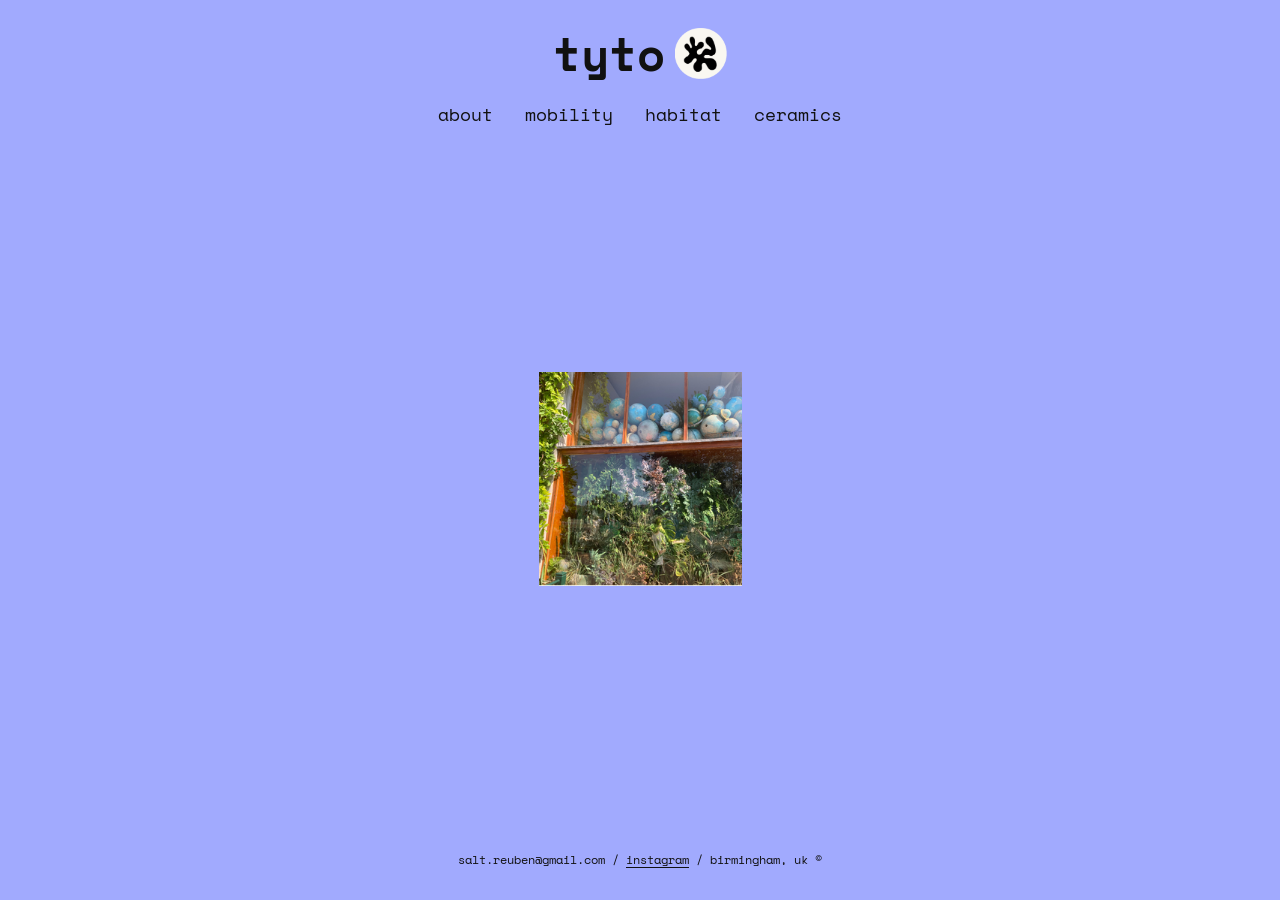
<file: index.html>
<!DOCTYPE html>
<html lang="en">
<head>
  <meta charset="utf-8">
  <meta name="viewport" content="width=device-width, initial-scale=1">
  <title>tyto</title>
  <link rel="preconnect" href="https://fonts.googleapis.com">
  <link rel="preconnect" href="https://fonts.gstatic.com" crossorigin>
  <link href="https://fonts.googleapis.com/css2?family=Space+Mono:ital,wght@0,400;0,700;1,400;1,700&display=swap" rel="stylesheet">
  <link rel="stylesheet" href="css/base.css">
  <link rel="stylesheet" href="css/home.css">
</head>
<body>
  <header class="site-header">
    <a class="brand" href="index.html">tyto<img src="static/mark.png" alt=""></a>
    <nav class="site-nav">
      <a href="about.html">about</a>
      <a href="mobility.html?v=2">mobility</a>
      <a href="habitat.html">habitat</a>
      <a href="ceramics.html">ceramics</a>
    </nav>
  </header>
  <main class="home">
    <img src="static/homepage.png" alt="Globes and plants in a window">
  </main>
  <footer class="site-footer">
    salt.reuben@gmail.com /
    <a href="https://www.instagram.com/tyto.habitat" target="_blank" rel="noopener">instagram</a>
    / birmingham, uk ©
  </footer>
</body>
</html>
</file>
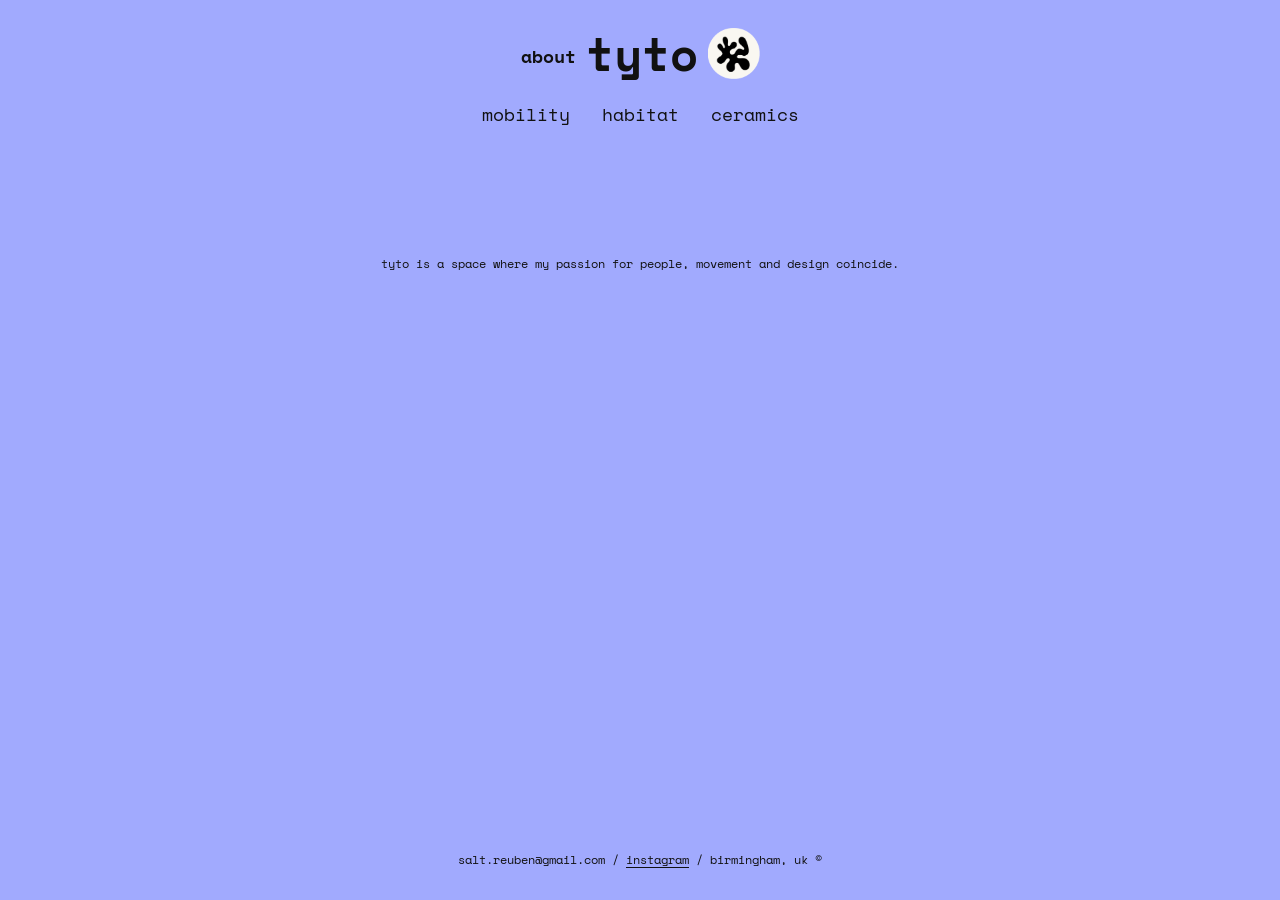
<file: about.html>
<!DOCTYPE html>
<html lang="en">
<head>
  <meta charset="utf-8">
  <meta name="viewport" content="width=device-width, initial-scale=1">
  <title>tyto — about</title>
  <link rel="preconnect" href="https://fonts.googleapis.com">
  <link rel="preconnect" href="https://fonts.gstatic.com" crossorigin>
  <link href="https://fonts.googleapis.com/css2?family=Space+Mono:ital,wght@0,400;0,700;1,400;1,700&display=swap" rel="stylesheet">
  <link rel="stylesheet" href="css/base.css">
  <link rel="stylesheet" href="css/pages.css">
</head>
<body>
  <header class="site-header">
    <a class="brand" href="index.html"><span class="page">about</span>tyto<img src="static/mark.png" alt=""></a>
    <nav class="site-nav">
      <a href="mobility.html?v=2">mobility</a>
      <a href="habitat.html">habitat</a>
      <a href="ceramics.html">ceramics</a>
    </nav>
  </header>
  <main class="sheet about">
    <p class="lede">tyto is a space where my passion for people, movement and design coincide.</p>
  </main>
  <footer class="site-footer">
    salt.reuben@gmail.com /
    <a href="https://www.instagram.com/tyto.habitat" target="_blank" rel="noopener">instagram</a>
    / birmingham, uk ©
  </footer>
</body>
</html>
</file>
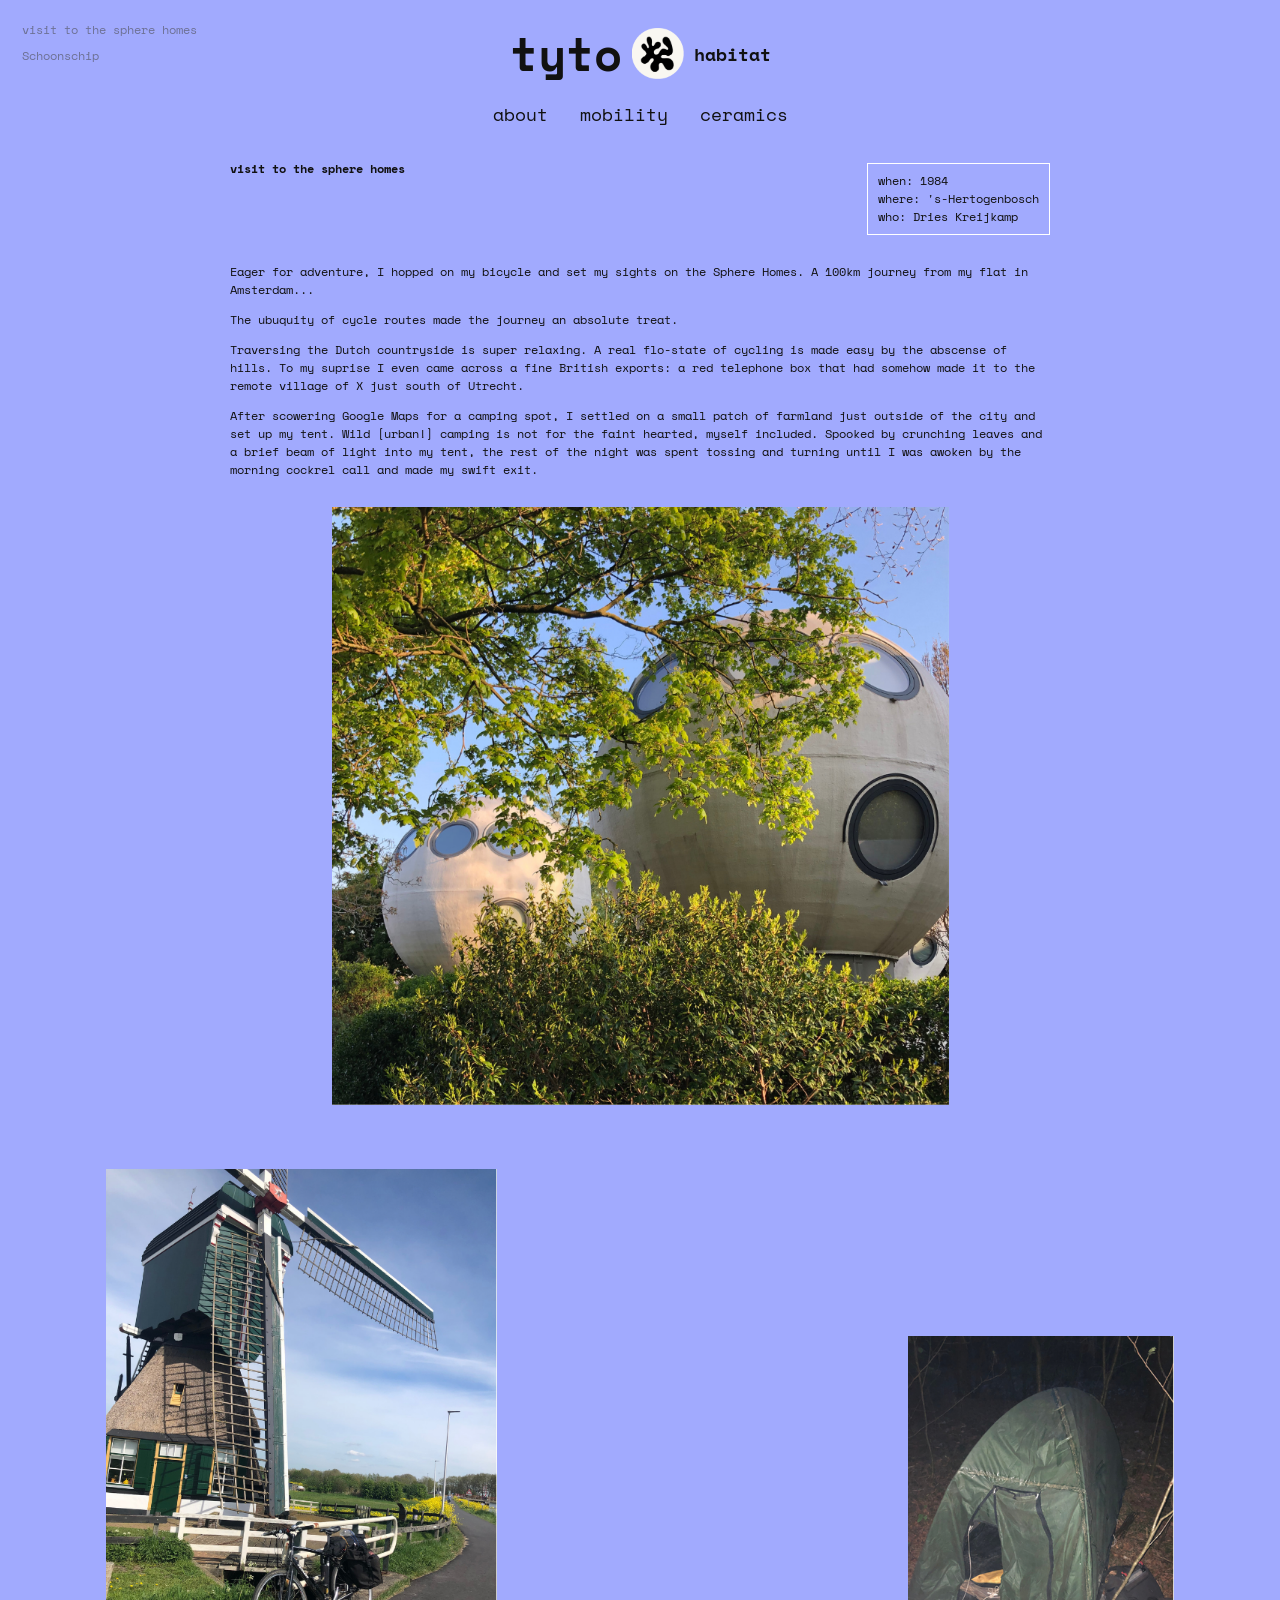
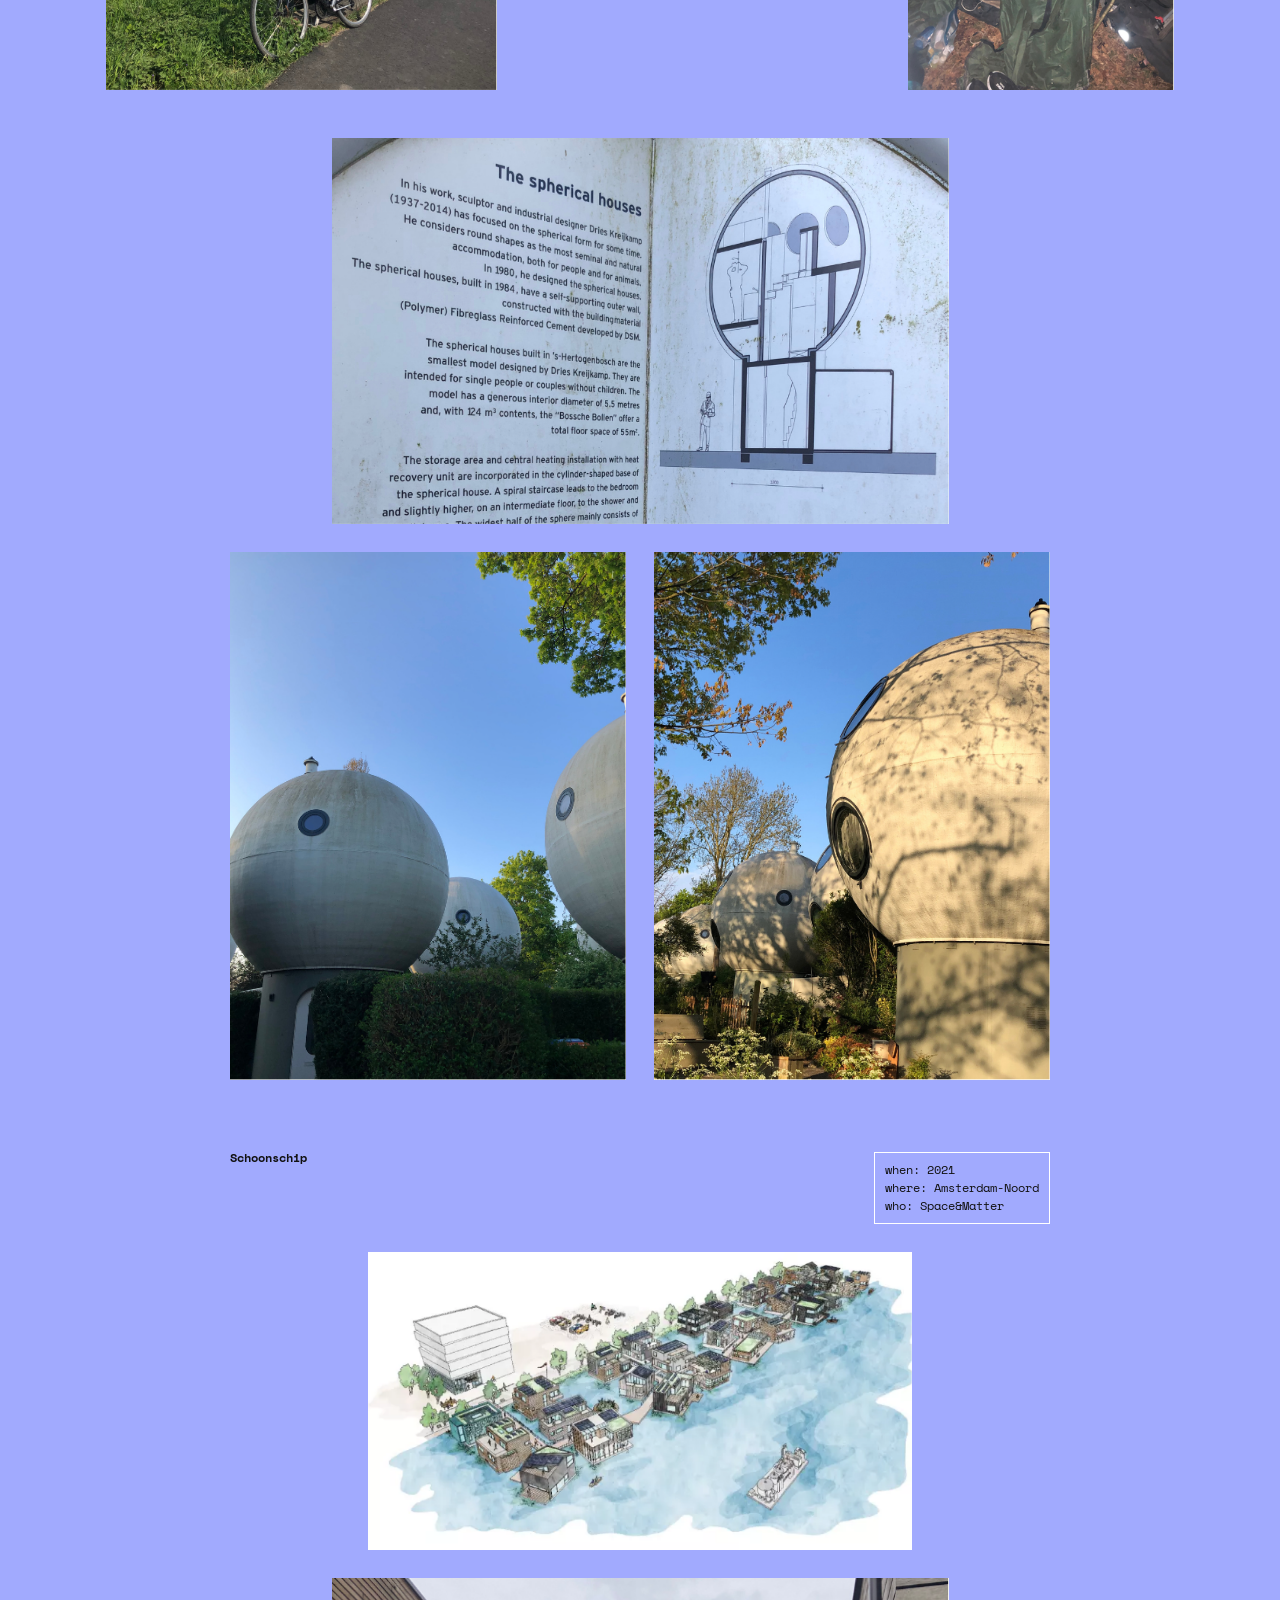
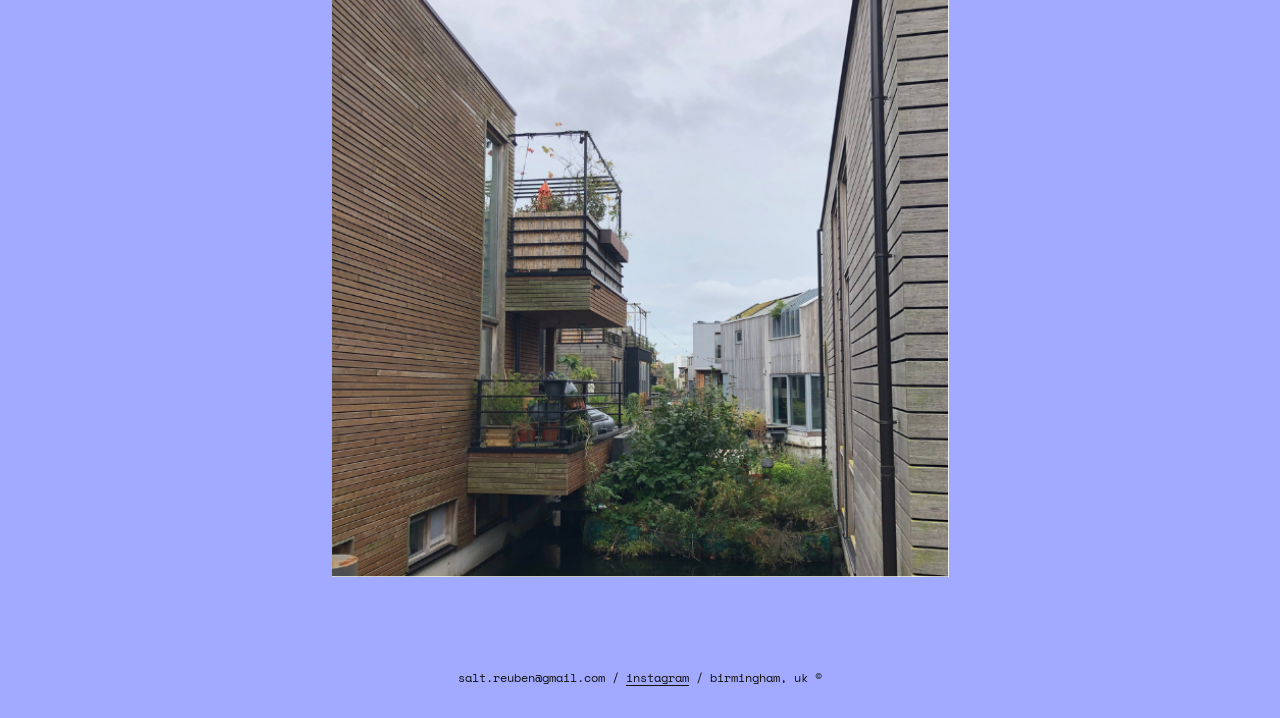
<file: habitat.html>
<!DOCTYPE html>
<html lang="en">
<head>
  <meta charset="utf-8">
  <meta name="viewport" content="width=device-width, initial-scale=1">
  <title>tyto — habitat</title>
  <link rel="preconnect" href="https://fonts.googleapis.com">
  <link rel="preconnect" href="https://fonts.gstatic.com" crossorigin>
  <link href="https://fonts.googleapis.com/css2?family=Space+Mono:ital,wght@0,400;0,700;1,400;1,700&display=swap" rel="stylesheet">
  <link rel="stylesheet" href="css/base.css">
  <link rel="stylesheet" href="css/pages.css">
</head>
<body>
  <header class="site-header">
    <a class="brand" href="index.html">tyto<img src="static/mark.png" alt=""><span class="page">habitat</span></a>
    <nav class="site-nav">
      <a href="about.html">about</a>
      <a href="mobility.html?v=2">mobility</a>
      <a href="ceramics.html">ceramics</a>
    </nav>
  </header>

  <nav class="section-nav" aria-label="Sections">
    <a href="#sphere-homes">visit to the sphere homes</a>
    <a href="#schoonschip">Schoonschip</a>
  </nav>

  <main class="habitat">
    <article class="sheet section" id="sphere-homes">
      <header class="piece">
        <h2>visit to the sphere homes</h2>
        <div class="facts">
          <div>when: 1984</div>
          <div>where: 's-Hertogenbosch</div>
          <div>who: Dries Kreijkamp</div>
        </div>
      </header>
      <div class="prose">
        <p>Eager for adventure, I hopped on my bicycle and set my sights on the Sphere Homes. A 100km journey from my flat in Amsterdam...</p>
        <p>The ubuquity of cycle routes made the journey an absolute treat.</p>
        <p>Traversing the Dutch countryside is super relaxing. A real flo-state of cycling is made easy by the abscense of hills. To my suprise I even came across a fine British exports: a red telephone box that had somehow made it to the remote village of X just south of Utrecht.</p>
        <p>After scowering Google Maps for a camping spot, I settled on a small patch of farmland just outside of the city and set up my tent. Wild [urban!] camping is not for the faint hearted, myself included. Spooked by crunching leaves and a brief beam of light into my tent, the rest of the night was spent tossing and turning until I was awoken by the morning cockrel call and made my swift exit.</p>
      </div>
      <figure class="wide">
        <img src="static/spherehouses.png" alt="Sphere homes seen through trees">
      </figure>
    </article>

    <div class="spread">
      <img src="static/bikewindmill.png" alt="Bicycle beside a windmill">
      <img src="static/tentage.png" alt="Tent pitched at night">
    </div>

    <div class="sheet">
      <figure class="wide">
        <img src="static/spherehousedesc.png" alt="Plaque describing the spherical houses">
      </figure>
      <div class="pair">
        <figure>
          <img src="static/spherehouses2.png" alt="Sphere homes against a blue sky">
        </figure>
        <figure>
          <img src="static/spherehouses3.png" alt="">
        </figure>
      </div>

      <article class="section" id="schoonschip">
        <header class="piece">
          <h2>Schoonschip</h2>
          <div class="facts">
            <div>when: 2021</div>
            <div>where: Amsterdam-Noord</div>
            <div>who: Space&amp;Matter</div>
          </div>
        </header>
        <figure class="drawing">
          <img src="static/schoonschip.png" alt="Illustrated plan of Schoonschip">
        </figure>
        <figure class="wide">
          <img src="static/schoon2.png" alt="Wooden houses along a planted canal">
        </figure>
      </article>
    </div>
  </main>

  <footer class="site-footer">
    salt.reuben@gmail.com /
    <a href="https://www.instagram.com/tyto.habitat" target="_blank" rel="noopener">instagram</a>
    / birmingham, uk ©
  </footer>
</body>
</html>
</file>
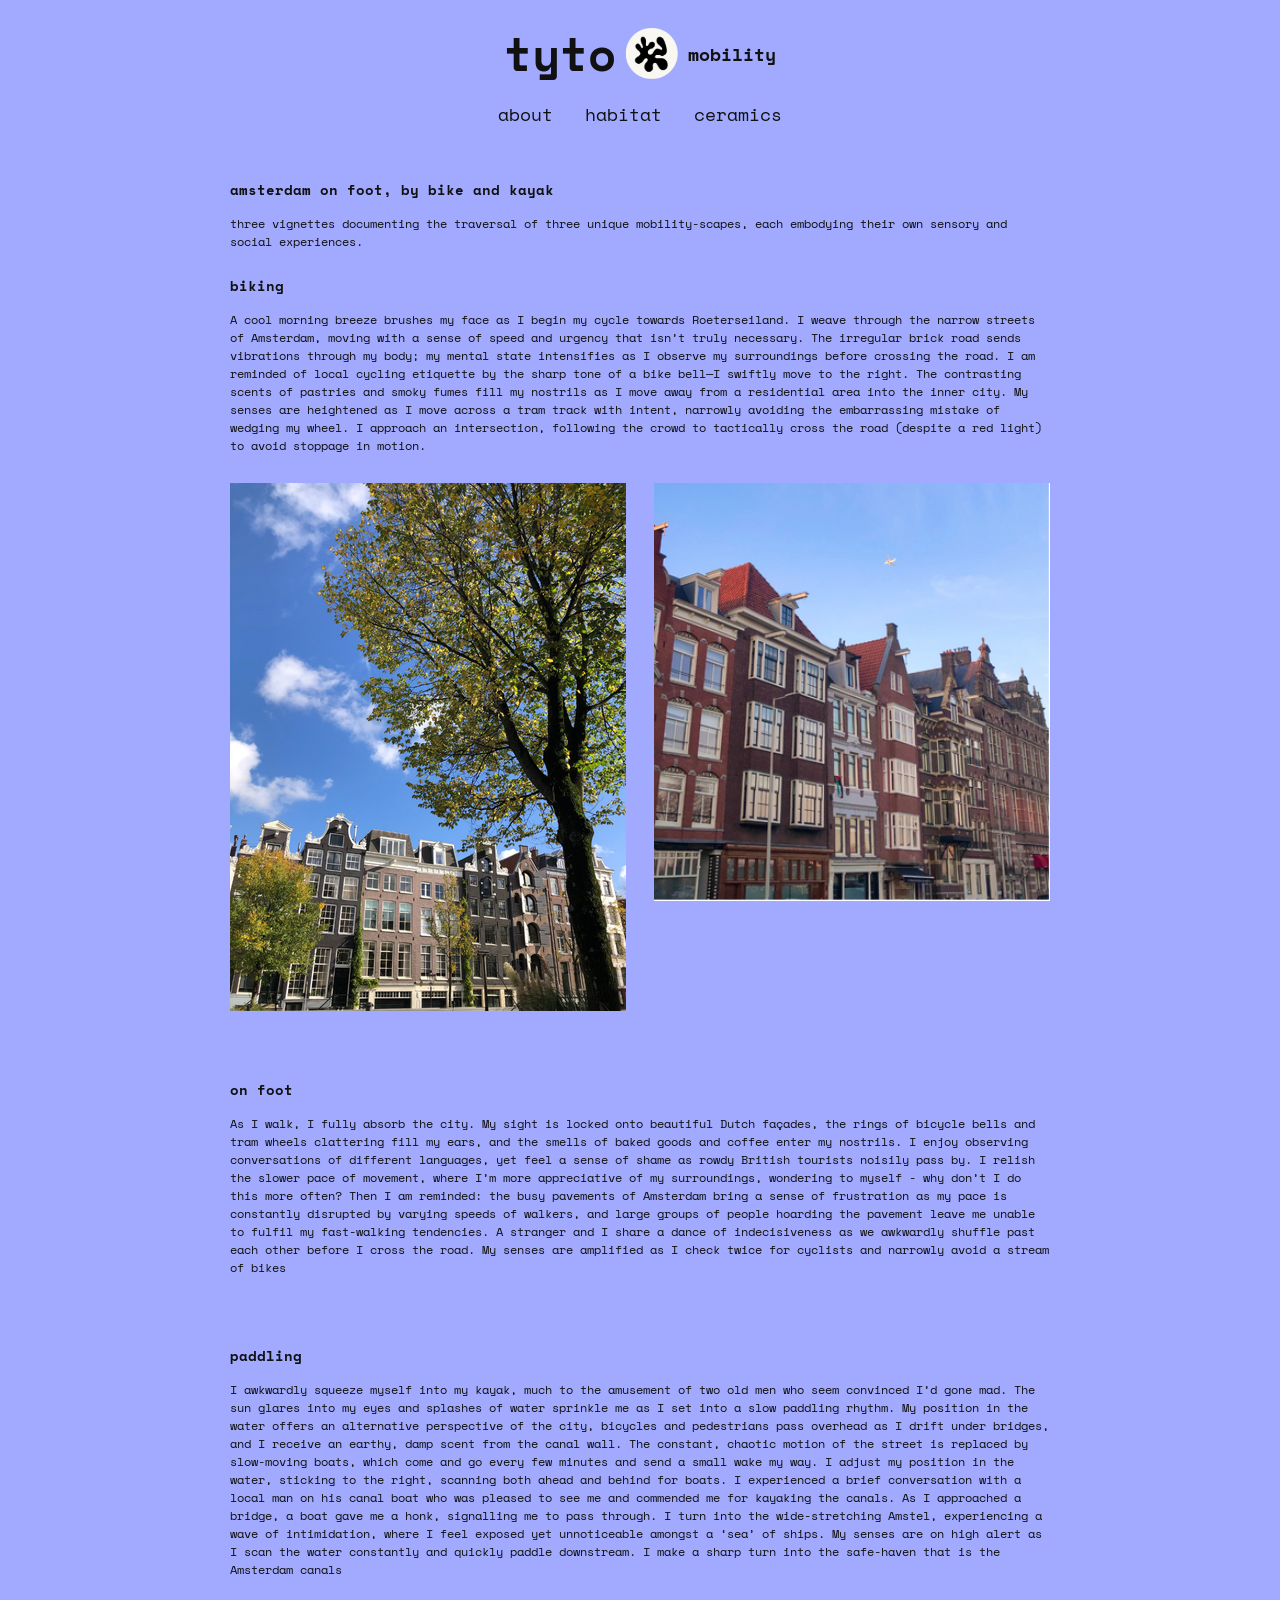
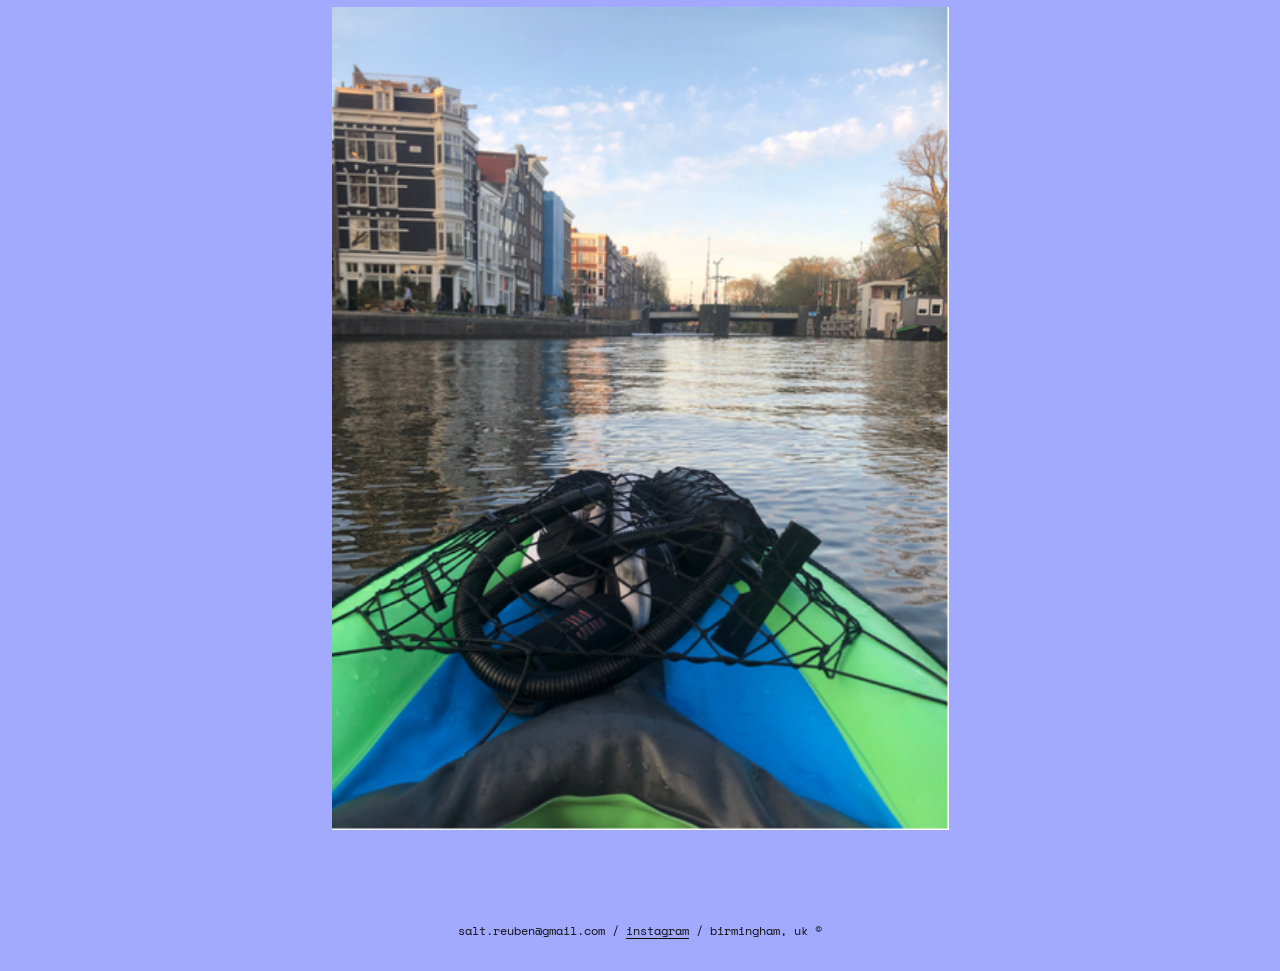
<file: mobility.html>
<!DOCTYPE html>
<html lang="en">
<head>
  <meta charset="utf-8">
  <meta name="viewport" content="width=device-width, initial-scale=1">
  <title>tyto — mobility</title>
  <link rel="preconnect" href="https://fonts.googleapis.com">
  <link rel="preconnect" href="https://fonts.gstatic.com" crossorigin>
  <link href="https://fonts.googleapis.com/css2?family=Space+Mono:ital,wght@0,400;0,700;1,400;1,700&display=swap" rel="stylesheet">
  <meta http-equiv="Cache-Control" content="no-store">
  <link rel="stylesheet" href="css/base.css?v=2">
  <link rel="stylesheet" href="css/pages.css?v=2">
</head>
<body>
  <header class="site-header">
    <a class="brand" href="index.html">tyto<img src="static/mark.png" alt=""><span class="page">mobility</span></a>
    <nav class="site-nav">
      <a href="about.html">about</a>
      <a href="habitat.html">habitat</a>
      <a href="ceramics.html">ceramics</a>
    </nav>
  </header>
  <main class="sheet mobility">
    <h1 class="page-title">amsterdam on foot, by bike and kayak</h1>
    <p class="lede">three vignettes documenting the traversal of three unique mobility-scapes, each embodying their own sensory and social experiences.</p>

    <section class="section" id="biking">
      <h2>biking</h2>
      <p>A cool morning breeze brushes my face as I begin my cycle towards Roeterseiland. I weave through the narrow streets of Amsterdam, moving with a sense of speed and urgency that isn’t truly necessary. The irregular brick road sends vibrations through my body; my mental state intensifies as I observe my surroundings before crossing the road. I am reminded of local cycling etiquette by the sharp tone of a bike bell—I swiftly move to the right. The contrasting scents of pastries and smoky fumes fill my nostrils as I move away from a residential area into the inner city. My senses are heightened as I move across a tram track with intent, narrowly avoiding the embarrassing mistake of wedging my wheel. I approach an intersection, following the crowd to tactically cross the road (despite a red light) to avoid stoppage in motion.</p>
      <div class="pair">
        <figure>
          <img src="static/amsterdam1.png" alt="Canal houses and a tree in Amsterdam">
        </figure>
        <figure>
          <img src="static/amsterdam2.png" alt="Amsterdam canal houses">
        </figure>
      </div>
    </section>

    <section class="section" id="on-foot">
      <h2>on foot</h2>
      <p>As I walk, I fully absorb the city. My sight is locked onto beautiful Dutch façades, the rings of bicycle bells and tram wheels clattering fill my ears, and the smells of baked goods and coffee enter my nostrils. I enjoy observing conversations of different languages, yet feel a sense of shame as rowdy British tourists noisily pass by. I relish the slower pace of movement, where I’m more appreciative of my surroundings, wondering to myself - why don’t I do this more often? Then I am reminded: the busy pavements of Amsterdam bring a sense of frustration as my pace is constantly disrupted by varying speeds of walkers, and large groups of people hoarding the pavement leave me unable to fulfil my fast-walking tendencies. A stranger and I share a dance of indecisiveness as we awkwardly shuffle past each other before I cross the road. My senses are amplified as I check twice for cyclists and narrowly avoid a stream of bikes</p>
    </section>

    <section class="section" id="paddling">
      <h2>paddling</h2>
      <p>I awkwardly squeeze myself into my kayak, much to the amusement of two old men who seem convinced I’d gone mad. The sun glares into my eyes and splashes of water sprinkle me as I set into a slow paddling rhythm. My position in the water offers an alternative perspective of the city, bicycles and pedestrians pass overhead as I drift under bridges, and I receive an earthy, damp scent from the canal wall. The constant, chaotic motion of the street is replaced by slow-moving boats, which come and go every few minutes and send a small wake my way. I adjust my position in the water, sticking to the right, scanning both ahead and behind for boats. I experienced a brief conversation with a local man on his canal boat who was pleased to see me and commended me for kayaking the canals. As I approached a bridge, a boat gave me a honk, signalling me to pass through. I turn into the wide-stretching Amstel, experiencing a wave of intimidation, where I feel exposed yet unnoticeable amongst a ‘sea’ of ships. My senses are on high alert as I scan the water constantly and quickly paddle downstream. I make a sharp turn into the safe-haven that is the Amsterdam canals</p>
      <figure class="wide">
        <img src="static/kayak.png" alt="Looking down a canal from a kayak">
      </figure>
    </section>
  </main>
  <footer class="site-footer">
    salt.reuben@gmail.com /
    <a href="https://www.instagram.com/tyto.habitat" target="_blank" rel="noopener">instagram</a>
    / birmingham, uk ©
  </footer>
</body>
</html>
</file>
<file: css/base.css>
* { box-sizing: border-box; }

html, body {
  margin: 0;
  background: #a1aafe;
  color: #111;
  font-family: "Space Mono", ui-monospace, monospace;
}

body {
  min-height: 100vh;
  display: flex;
  flex-direction: column;
}

main { flex: 1 1 auto; }

a { color: inherit; }

.site-header {
  text-align: center;
  padding: 28px 16px 8px;
}

.brand {
  display: inline-flex;
  align-items: center;
  gap: 10px;
  color: inherit;
  text-decoration: none;
  font-size: 46px;
  font-weight: 700;
  line-height: 1;
}

.brand .page {
  font-size: 18px;
  font-weight: 700;
  line-height: 1;
}

.brand .page:first-child {
  position: relative;
  top: 2px;
}

.brand img {
  width: 52px;
  height: 51px;
  display: block;
}

.site-nav {
  display: flex;
  justify-content: center;
  flex-wrap: nowrap;
  gap: clamp(8px, 3vw, 32px);
  width: 100%;
  margin-top: 22px;
  font-size: clamp(12px, 4.2vw, 18px);
}

.site-nav a {
  text-decoration: none;
  white-space: nowrap;
}

.site-nav a:hover {
  text-decoration: underline;
  text-underline-offset: 6px;
}

.site-footer {
  text-align: center;
  padding: 28px 16px 32px;
  font-size: 12px;
}

.site-footer a {
  text-decoration: underline;
  text-underline-offset: 3px;
}
</file>
<file: css/home.css>
.home {
  display: flex;
  align-items: center;
  justify-content: center;
  padding: 48px 16px;
}

.home img {
  width: min(203px, 70vw);
  height: auto;
  display: block;
}
</file>
<file: css/pages.css>
.sheet {
  width: min(820px, calc(100% - 48px));
  margin: 48px auto 64px;
}

.lede,
.prose,
.section p {
  margin: 0;
  font-size: 12px;
  line-height: 1.5;
}

.about .lede {
  text-align: center;
  margin-top: 72px;
}

.page-title,
.section h2 {
  margin: 0;
  font-size: 14px;
  font-weight: 700;
  line-height: 1;
}

.habitat .section h2 { font-size: 12px; }

.lede { margin-top: 18px; }

.section {
  margin-top: 72px;
  scroll-margin-top: 28px;
}

.habitat > .section:first-child,
.mobility .section:first-of-type { margin-top: 28px; }

.piece {
  display: flex;
  justify-content: space-between;
  align-items: flex-start;
  gap: 24px;
}

.facts {
  flex: 0 0 auto;
  border: 1px solid #fff;
  margin: 0;
  padding: 8px 10px;
  font-size: 12px;
  line-height: 1.5;
}

.facts div { margin: 0; }

.prose p + p { margin-top: 1em; }

.section .prose { margin-top: 28px; }

.mobility .section h2 + p { margin-top: 18px; }

figure { margin: 28px 0 0; }

figure img {
  width: 100%;
  height: auto;
  display: block;
}

.wide {
  width: min(617px, 100%);
  margin-inline: auto;
}

.pair {
  display: grid;
  grid-template-columns: 1fr 1fr;
  gap: 28px;
  align-items: start;
  margin-top: 28px;
}

.pair figure { margin: 0; }

.spread {
  width: min(1100px, 100%);
  margin: 36px auto 0;
  padding: 0 16px;
  display: flex;
  justify-content: space-between;
  align-items: flex-end;
  gap: 24px;
}

.spread img {
  display: block;
  height: auto;
}

.spread img:first-child { width: min(391px, 48%); }
.spread img:last-child { width: min(266px, 34%); }

.drawing {
  width: min(544px, 100%);
  margin-inline: auto;
}

.drawing img { object-fit: contain; }

.section-nav {
  display: flex;
  flex-direction: column;
  gap: 10px;
  width: min(820px, calc(100% - 48px));
  margin: 28px auto 0;
}

.section-nav a {
  color: #6d7194;
  font-size: 12px;
  line-height: 1.35;
  text-decoration: none;
}

.section-nav a:hover {
  color: #111;
  text-decoration: underline;
  text-underline-offset: 3px;
}

@media (min-width: 1280px) {
  .section-nav {
    position: fixed;
    z-index: 2;
    top: 22px;
    left: 22px;
    width: 210px;
    margin: 0;
  }
}

@media (max-width: 900px) {
  .piece { flex-direction: column; }
  .pair { grid-template-columns: 1fr; }
}
</file>
